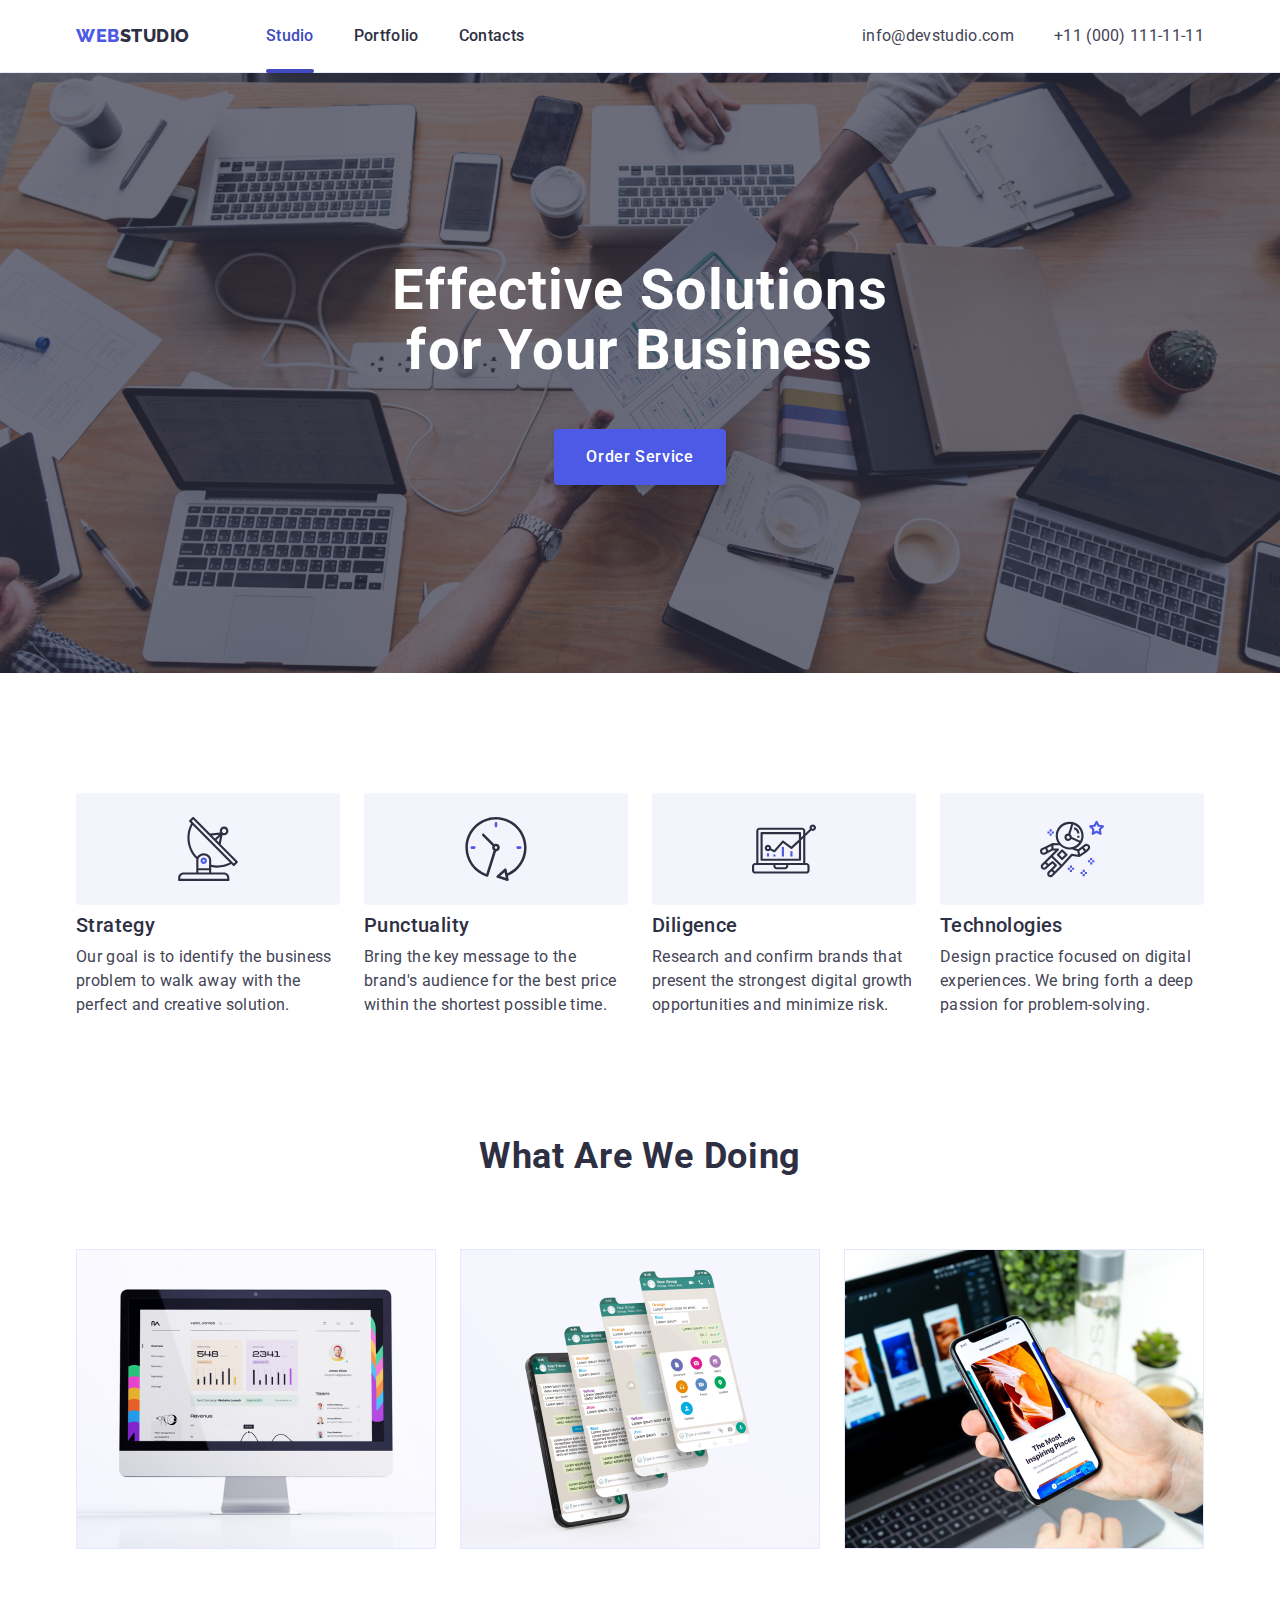
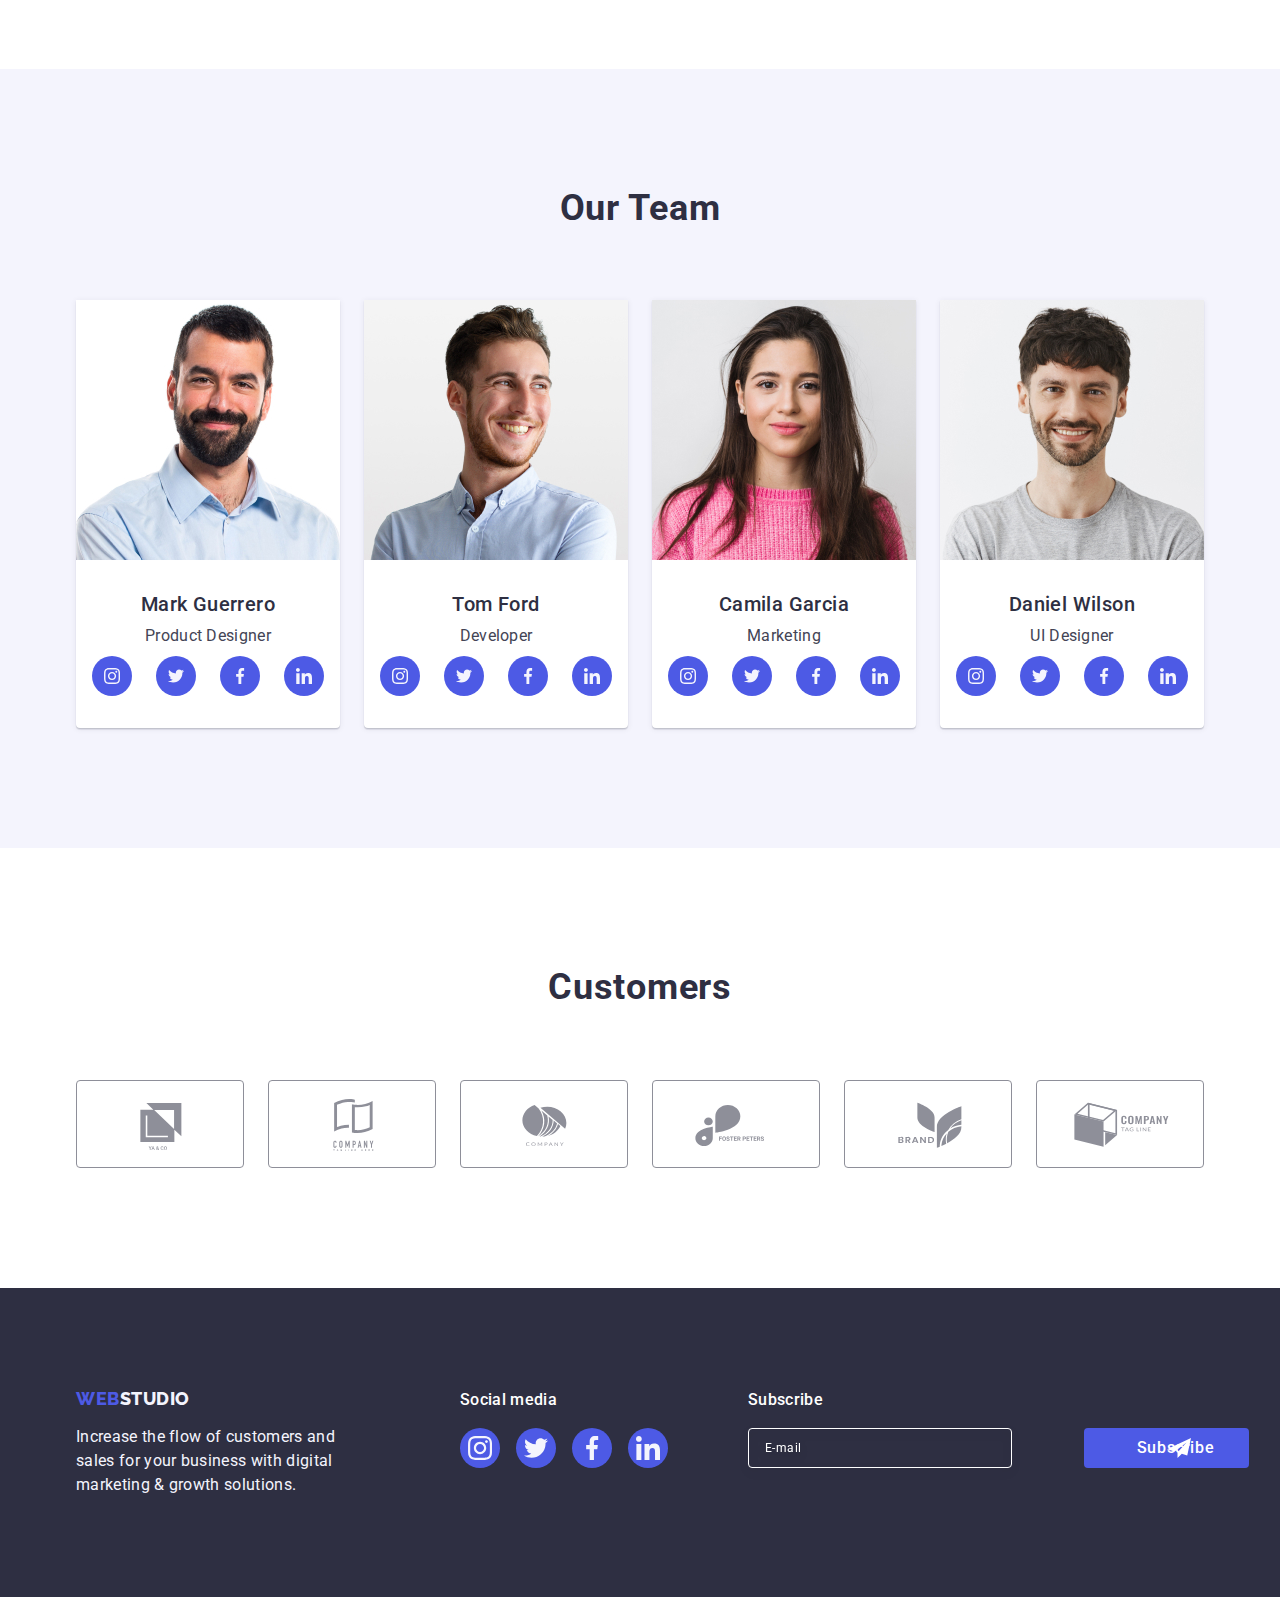
<file: index.html>
<!DOCTYPE html>
<html lang="en">
  <head>
    <meta charset="UTF-8" />
    <meta http-equiv="X-UA-Compatible" content="IE=edge" />
    <meta name="viewport" content="width=, initial-scale=1.0" />
    <title>WebStudio</title>
    <!--Custom styles-->
    <link
      rel="stylesheet"
      href="https://cdn.jsdelivr.net/npm/modern-normalize@1.1.0/modern-normalize.min.css"
    />
    <link rel="preconnect" href="https://fonts.googleapis.com" />
    <link rel="preconnect" href="https://fonts.gstatic.com" crossorigin />
    <link
      href="https://fonts.googleapis.com/css2?family=Raleway:wght@800&family=Roboto:wght@400;500;700;900&display=swap"
      rel="stylesheet"
    />

    <link rel="stylesheet" href="./css/styles.css" />
  </head>
  <body class="body">
    <!--Header section-->
    <header class="page-header">
      <div class="main-nav container">
        <nav class="header-nav">
          <a class="header-logo link" href="./index.html"
            >Web<span class="header-studio-color">Studio</span></a
          >
          <ul class="header-nav-list list">
            <li>
              <a class="header-link current link" href="./index.html">Studio</a>
            </li>
            <li>
              <a class="header-link link" href="./portfolio.html">Portfolio</a>
            </li>
            <li>
              <a class="header-link link" href="">Contacts</a>
            </li>
          </ul>
        </nav>
        <address class="adress-section list">
          <ul class="adress-nav-list list">
            <li class="adress-nav-item">
              <a class="header-adress link" href="mailto:info@devstudio.com"
                >info@devstudio.com</a
              >
            </li>
            <li class="adress-nav-item">
              <a class="header-adress link" href="tel:+110001111111"
                >+11 (000) 111-11-11</a
              >
            </li>
          </ul>
        </address>
      </div>
    </header>
    <main>
      <!--Hero image-->
      <section class="hero-section">
        <div class="hero-title container">
          <h1 class="main-title">Effective Solutions for Your Business</h1>
          <button class="hero-btn" type="button" data-modal-open>
            Order Service
          </button>
        </div>
      </section>
      <!--Section 1-->
      <section class="skills-section section">
        <div class="container">
          <h2 class="skills-title visually-hidden">Our skills</h2>
          <ul class="skills-titles list">
            <li class="skills">
              <div class="skills-icons">
                <svg class="icons" width="64" height="64">
                  <use href="./images/icons.svg#icon-skills1"></use>
                </svg>
              </div>
              <h3 class="row-title">Strategy</h3>
              <p class="row-title-p">
                Our goal is to identify the business problem to walk away with
                the perfect and creative solution.
              </p>
            </li>
            <li class="skills">
              <div class="skills-icons">
                <svg class="icons" width="64" height="64">
                  <use href="./images/icons.svg#icon-skills2"></use>
                </svg>
              </div>
              <h3 class="row-title">Punctuality</h3>
              <p class="row-title-p">
                Bring the key message to the brand's audience for the best price
                within the shortest possible time.
              </p>
            </li>
            <li class="skills">
              <div class="skills-icons">
                <svg class="icons" width="64" height="64">
                  <use href="./images/icons.svg#icon-skills3"></use>
                </svg>
              </div>
              <h3 class="row-title">Diligence</h3>
              <p class="row-title-p">
                Research and confirm brands that present the strongest digital
                growth opportunities and minimize risk.
              </p>
            </li>
            <li class="skills">
              <div class="skills-icons">
                <svg class="icons" width="64" height="64">
                  <use href="./images/icons.svg#icon-skills4"></use>
                </svg>
              </div>
              <h3 class="row-title">Technologies</h3>
              <p class="row-title-p">
                Design practice focused on digital experiences. We bring forth a
                deep passion for problem-solving.
              </p>
            </li>
          </ul>
        </div>
      </section>
      <!--Section 2-->
      <section class="works-section section">
        <div class="container">
          <h2 class="second-title">What are we doing</h2>
          <ul class="works-cards list">
            <li class="screens">
              <img
                class="projects-cards"
                src="./images/work1.jpg"
                alt="computer screen"
                width="360"
              />
            </li>
            <li class="screens">
              <img
                class="projects-cards"
                src="./images/work2.jpg"
                alt="phone screen"
                width="360"
              />
            </li>
            <li class="screens">
              <img
                class="projects-cards"
                src="./images/work3.jpg"
                alt="computer and phone screen"
                width="360"
              />
            </li>
          </ul>
        </div>
      </section>
      <!--Section 3/4-->
      <section class="team-section section">
        <div class="container">
          <h2 class="second-title">Our Team</h2>
          <ul class="team-list list">
            <li class="team-members">
              <img
                class="team-cards"
                src="./images/worker1.jpg"
                alt="Team card1"
                width="264"
              />
              <div class="team-wrapper">
                <h3 class="row-title-team">Mark Guerrero</h3>
                <p class="centre-row-title">Product Designer</p>
                <ul class="socials list">
                  <li class="socials-item">
                    <a
                      class="socials-link link"
                      href="https://instagram.com"
                      target="_blank"
                      rel="noopener noreferrer"
                      aria-label="Instagram icon"
                    >
                      <svg class="socials-icon" width="16" height="16">
                        <use href="./images/icons.svg#icon-instagram"></use>
                      </svg>
                    </a>
                  </li>
                  <li class="socials-item">
                    <a
                      class="socials-link link"
                      href="https://twitter.com"
                      target="_blank"
                      rel="noopener noreferrer"
                      aria-label="Twitter icon"
                    >
                      <svg class="socials-icon" width="16" height="16">
                        <use href="./images/icons.svg#icon-twitter"></use>
                      </svg>
                    </a>
                  </li>
                  <li class="socials-item">
                    <a
                      class="socials-link link"
                      href="https://facebook.com"
                      target="_blank"
                      rel="noopener noreferrer"
                      aria-label="Facebook icon"
                    >
                      <svg class="socials-icon" width="16" height="16">
                        <use href="./images/icons.svg#icon-facebook"></use>
                      </svg>
                    </a>
                  </li>
                  <li class="socials-item">
                    <a
                      class="socials-link link"
                      href="https://linkedin.com"
                      target="_blank"
                      rel="noopener noreferrer"
                      aria-label="Linkedin icon"
                    >
                      <svg class="socials-icon" width="16" height="16">
                        <use href="./images/icons.svg#icon-linkedin"></use>
                      </svg>
                    </a>
                  </li>
                </ul>
              </div>
            </li>
            <li class="team-members">
              <img
                class="team-cards"
                src="./images/worker2.jpg"
                alt="Team card2"
                width="264"
              />
              <div class="team-wrapper">
                <h3 class="row-title-team">Tom Ford</h3>
                <p class="centre-row-title">Developer</p>
                <ul class="socials list">
                  <li class="socials-item">
                    <a
                      class="socials-link link"
                      href="https://instagram.com"
                      target="_blank"
                      rel="noopener noreferrer"
                      aria-label="Instagram icon"
                    >
                      <svg class="socials-icon" width="16" height="16">
                        <use href="./images/icons.svg#icon-instagram"></use>
                      </svg>
                    </a>
                  </li>
                  <li class="socials-item">
                    <a
                      class="socials-link link"
                      href="https://twitter.com"
                      target="_blank"
                      rel="noopener noreferrer"
                      aria-label="Twitter icon"
                    >
                      <svg class="socials-icon" width="16" height="16">
                        <use href="./images/icons.svg#icon-twitter"></use>
                      </svg>
                    </a>
                  </li>
                  <li class="socials-item">
                    <a
                      class="socials-link link"
                      href="https://facebook.com"
                      target="_blank"
                      rel="noopener noreferrer"
                      aria-label="Facebook icon"
                    >
                      <svg class="socials-icon" width="16" height="16">
                        <use href="./images/icons.svg#icon-facebook"></use>
                      </svg>
                    </a>
                  </li>
                  <li class="socials-item">
                    <a
                      class="socials-link link"
                      href="https://linkedin.com"
                      target="_blank"
                      rel="noopener noreferrer"
                      aria-label="Linkedin icon"
                    >
                      <svg class="socials-icon" width="16" height="16">
                        <use href="./images/icons.svg#icon-linkedin"></use>
                      </svg>
                    </a>
                  </li>
                </ul>
              </div>
            </li>
            <li class="team-members">
              <img
                class="team-cards"
                src="./images/worker3.jpg"
                alt="Team card3"
                width="264"
              />
              <div class="team-wrapper">
                <h3 class="row-title-team">Camila Garcia</h3>
                <p class="centre-row-title">Marketing</p>
                <ul class="socials list">
                  <li class="socials-item">
                    <a
                      class="socials-link link"
                      href="https://instagram.com"
                      target="_blank"
                      rel="noopener noreferrer"
                      aria-label="Instagram icon"
                    >
                      <svg class="socials-icon" width="16" height="16">
                        <use href="./images/icons.svg#icon-instagram"></use>
                      </svg>
                    </a>
                  </li>
                  <li class="socials-item">
                    <a
                      class="socials-link link"
                      href="https://twitter.com"
                      target="_blank"
                      rel="noopener noreferrer"
                      aria-label="Twitter icon"
                    >
                      <svg class="socials-icon" width="16" height="16">
                        <use href="./images/icons.svg#icon-twitter"></use>
                      </svg>
                    </a>
                  </li>
                  <li class="socials-item">
                    <a
                      class="socials-link link"
                      href="https://facebook.com"
                      target="_blank"
                      rel="noopener noreferrer"
                      aria-label="Facebook icon"
                    >
                      <svg class="socials-icon" width="16" height="16">
                        <use href="./images/icons.svg#icon-facebook"></use>
                      </svg>
                    </a>
                  </li>
                  <li class="socials-item">
                    <a
                      class="socials-link link"
                      href="https://linkedin.com"
                      target="_blank"
                      rel="noopener noreferrer"
                      aria-label="Linkedin icon"
                    >
                      <svg class="socials-icon" width="16" height="16">
                        <use href="./images/icons.svg#icon-linkedin"></use>
                      </svg>
                    </a>
                  </li>
                </ul>
              </div>
            </li>
            <li class="team-members">
              <img
                class="team-cards"
                src="./images/worker4.jpg"
                alt="Team card4"
                width="264"
              />
              <div class="team-wrapper">
                <h3 class="row-title-team">Daniel Wilson</h3>
                <p class="centre-row-title">UI Designer</p>
                <ul class="socials list">
                  <li class="socials-item">
                    <a
                      class="socials-link link"
                      href="https://instagram.com"
                      target="_blank"
                      rel="noopener noreferrer"
                      aria-label="Instagram icon"
                    >
                      <svg class="socials-icon" width="16" height="16">
                        <use href="./images/icons.svg#icon-instagram"></use>
                      </svg>
                    </a>
                  </li>
                  <li class="socials-item">
                    <a
                      class="socials-link link"
                      href="https://twitter.com"
                      target="_blank"
                      rel="noopener noreferrer"
                      aria-label="Twitter icon"
                    >
                      <svg class="socials-icon" width="16" height="16">
                        <use href="./images/icons.svg#icon-twitter"></use>
                      </svg>
                    </a>
                  </li>
                  <li class="socials-item">
                    <a
                      class="socials-link link"
                      href="https://facebook.com"
                      target="_blank"
                      rel="noopener noreferrer"
                      aria-label="Facebook icon"
                    >
                      <svg class="socials-icon" width="16" height="16">
                        <use href="./images/icons.svg#icon-facebook"></use>
                      </svg>
                    </a>
                  </li>
                  <li class="socials-item">
                    <a
                      class="socials-link link"
                      href="https://linkedin.com"
                      target="_blank"
                      rel="noopener noreferrer"
                      aria-label="Linkedin icon"
                    >
                      <svg class="socials-icon" width="16" height="16">
                        <use href="./images/icons.svg#icon-linkedin"></use>
                      </svg>
                    </a>
                  </li>
                </ul>
              </div>
            </li>
          </ul>
        </div>
      </section>
      <!--Customers section-->
      <section class="section">
        <div class="container">
          <h2 class="second-title">Customers</h2>
          <ul class="clients-list list">
            <li class="clients-item">
              <a href="" class="clients-link">
                <svg class="clients-icon" width="104" height="56">
                  <use href="./images/icons.svg#icon-logo1"></use>
                </svg>
              </a>
            </li>
            <li class="clients-item">
              <a href="" class="clients-link">
                <svg class="clients-icon" width="104" height="56">
                  <use href="./images/icons.svg#icon-logo2"></use>
                </svg>
              </a>
            </li>
            <li class="clients-item">
              <a href="" class="clients-link">
                <svg class="clients-icon" width="104" height="56">
                  <use href="./images/icons.svg#icon-logo3"></use>
                </svg>
              </a>
            </li>
            <li class="clients-item">
              <a href="" class="clients-link">
                <svg class="clients-icon" width="104" height="56">
                  <use href="./images/icons.svg#icon-logo4"></use>
                </svg>
              </a>
            </li>
            <li class="clients-item">
              <a href="" class="clients-link">
                <svg class="clients-icon" width="104" height="56">
                  <use href="./images/icons.svg#icon-logo5"></use>
                </svg>
              </a>
            </li>
            <li class="clients-item">
              <a href="" class="clients-link">
                <svg class="clients-icon" width="104" height="56">
                  <use href="./images/icons.svg#icon-logo6"></use>
                </svg>
              </a>
            </li>
          </ul>
        </div>
      </section>
    </main>
    <!--Footer section-->
    <footer class="footer-section">
      <div class="footer-link container">
        <div class="logo-p2">
          <a class="header-logo footer-logo link" href="./index.html"
            >Web<span class="footer-studio-color">Studio</span></a
          >
          <p class="footer-row-title">
            Increase the flow of customers and sales for your business with
            digital marketing & growth solutions.
          </p>
        </div>
        <div class="footer-icons3">
          <p class="footer-sm-text">Social media</p>
          <ul class="footer-icons-list list">
            <li class="sm-item">
              <a
                class="sm-linl link"
                href="https://instagram.com"
                target="_blank"
                rel="noopener noreferrer"
                aria-label="Instagram icon"
              >
                <svg class="sm-icon" width="24" height="24">
                  <use href="./images/icons.svg#icon-instagram"></use>
                </svg>
              </a>
            </li>
            <li class="sm-item">
              <a
                class="sm-linl link"
                href="https://twittercom"
                target="_blank"
                rel="noopener noreferrer"
                aria-label="Twitter icon"
              >
                <svg class="sm-icon" width="24" height="24">
                  <use href="./images/icons.svg#icon-twitter"></use>
                </svg>
              </a>
            </li>
            <li class="sm-item">
              <a
                class="sm-linl link"
                href="https://facebook.com"
                target="_blank"
                rel="noopener noreferrer"
                aria-label="Facebook icon"
              >
                <svg class="sm-icon" width="24" height="24">
                  <use href="./images/icons.svg#icon-facebook"></use>
                </svg>
              </a>
            </li>
            <li class="sm-item">
              <a
                class="sm-linl link"
                href="https://linkedin.com"
                target="_blank"
                rel="noopener noreferrer"
                aria-label="Linkedin icon"
              >
                <svg class="sm-icon" width="24" height="24">
                  <use href="./images/icons.svg#icon-linkedin"></use>
                </svg>
              </a>
            </li>
          </ul>
        </div>
        <div class="footer-contact-form">
          <p class="footer-sm-text">Subscribe</p>
          <form class="subscribe-form" name="subscribtion_form">
            <label class="footer-field" for="user_email">
              <input
                class="footer-input"
                type="email"
                placeholder="E-mail"
                name="user-email"
                id="user_email"
                required
              />
            </label>
            <button class="sub-button" type="submit">
              Subscribe<svg class="sub-icon" width="24" height="24">
                <use href="./images/subscribe.svg#icon-subscribe"></use>
              </svg>
            </button>
          </form>
        </div>
      </div>
    </footer>
    <!--Modal window-->
    <div class="backdrop is-hidden" data-modal>
      <button class="modal-close-btn" type="button" data-modal-close>
        <svg class="modal-icon" width="8" height="8">
          <use href="./images/close.svg#icon-close-black"></use>
        </svg>
      </button>
      <div class="modal">
        <strong class="modal-title"
          >Leave your contacts and we will call you back</strong
        >
        <form class="modal-form" name="contact-form">
          <label class="modal-form-label" for="user_name">Name</label>
          <div class="modal-form-field">
            <input
              class="modal-form-input"
              type="text"
              name="user_name"
              id="user_name"
              required
            />
            <svg class="modal-form-icon" width="18" height="18">
              <use href="./images/subscribe.svg#icon-person"></use>
            </svg>
          </div>
          <label class="modal-form-label" for="user_phone">Phone</label>
          <div class="modal-form-field">
            <input
              class="modal-form-input"
              type="text"
              name="user_phone"
              id="user_phone"
              required
            />
            <svg class="modal-form-icon" width="18" height="18">
              <use href="./images/subscribe.svg#icon-phone"></use>
            </svg>
          </div>
          <label class="modal-form-label" for="user_email">Email</label>
          <div class="modal-form-field">
            <input
              class="modal-form-input"
              type="text"
              name="user_email"
              id="user_email"
              required
            />
            <svg class="modal-form-icon" width="18" height="18">
              <use href="./images/subscribe.svg#icon-email"></use>
            </svg>
          </div>
          <label class="modal-form-label" for="user_comment">Comment</label>
          <textarea
            class="modal-form-message"
            name="user_comment"
            rows="5"
            placeholder="Text input"
          ></textarea>
          <label class="modal-form-agreement">
            <input
              class="modal-form-agreement-box"
              type="checkbox"
              name="user_agreement"
            />
            <span class="modal-form-agreement-text"
              >I accept the terms and conditions of the
              <a class="modal-form-agreement-link" href=""
                >Privacy Policy</a
              ></span
            >
          </label>
          <button class="modal-btn" type="submit">Send</button>
        </form>
      </div>
    </div>

    <script src="./js/modal.js"></script>
  </body>
</html>
</file>
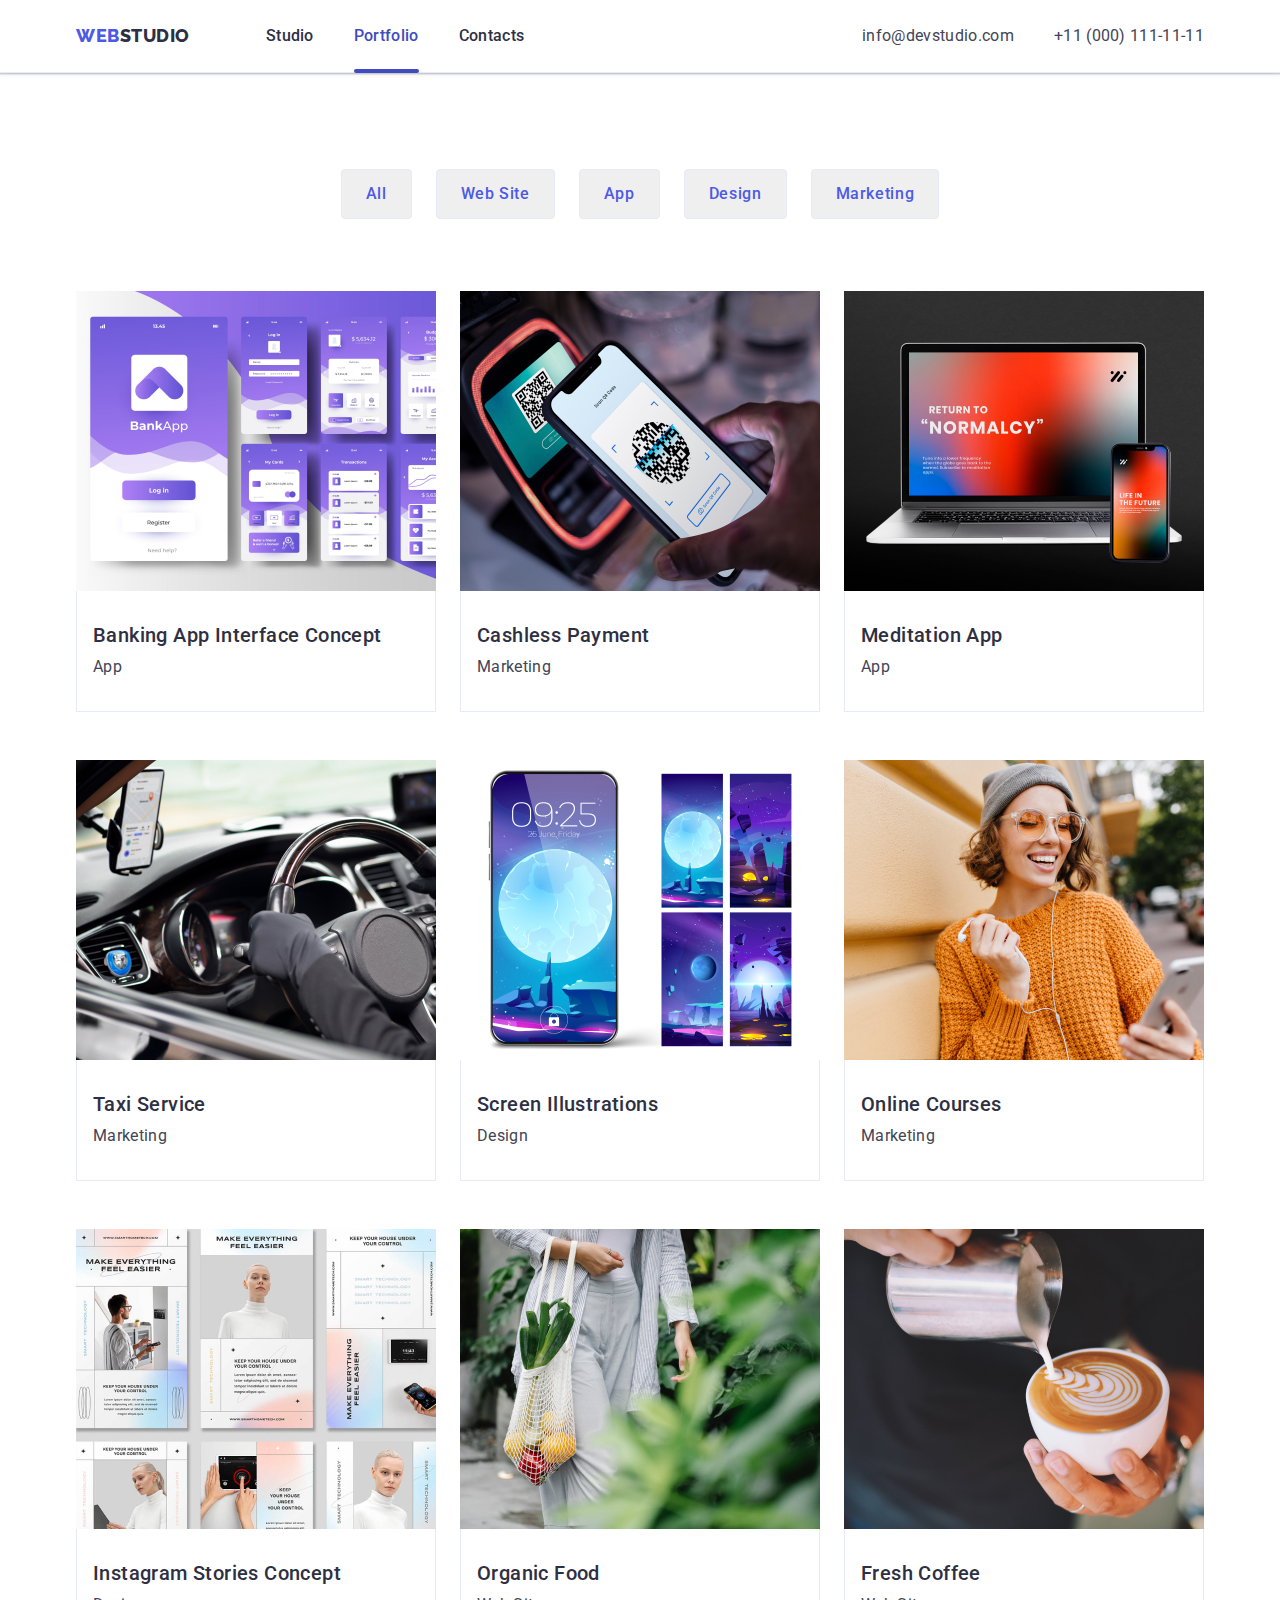
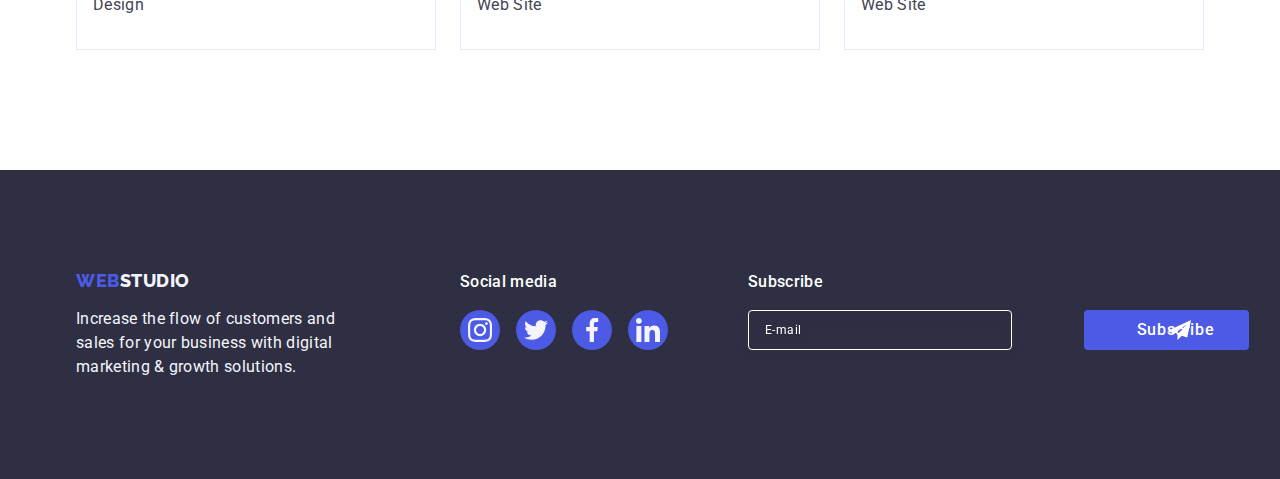
<file: portfolio.html>
<!DOCTYPE html>
<html lang="en">
  <head>
    <meta charset="UTF-8" />
    <meta http-equiv="X-UA-Compatible" content="IE=edge" />
    <meta name="viewport" content="width=device-width, initial-scale=1.0" />
    <title>WebStudio</title>
    <!--Custom styles-->
    <link
      rel="stylesheet"
      href="https://cdn.jsdelivr.net/npm/modern-normalize@1.1.0/modern-normalize.min.css"
    />

    <link rel="preconnect" href="https://fonts.googleapis.com" />
    <link rel="preconnect" href="https://fonts.gstatic.com" crossorigin />
    <link
      href="https://fonts.googleapis.com/css2?family=Raleway:wght@800&family=Roboto:wght@400;500;700;900&display=swap"
      rel="stylesheet"
    />

    <link rel="stylesheet" href="./css/styles.css" />
  </head>
  <body class="body">
    <!--Header section-->
    <header class="page-header">
      <div class="main-nav container">
        <nav class="header-nav">
          <a class="header-logo link" href="./index.html"
            >Web<span class="header-studio-color">Studio</span></a
          >
          <ul class="header-nav-list list">
            <li>
              <a class="header-link link" href="./index.html">Studio</a>
            </li>
            <li>
              <a class="header-link current link" href="./portfolio.html"
                >Portfolio</a
              >
            </li>
            <li>
              <a class="header-link link" href="">Contacts</a>
            </li>
          </ul>
        </nav>
        <address class="adress-section list">
          <ul class="adress-nav-list list">
            <li class="adress-nav-item">
              <a class="header-adress link" href="mailto:info@devstudio.com"
                >info@devstudio.com</a
              >
            </li>
            <li class="adress-nav-item">
              <a class="header-adress link" href="tel:+110001111111"
                >+11 (000) 111-11-11</a
              >
            </li>
          </ul>
        </address>
      </div>
    </header>
    <!--Buttons-->
    <main>
      <section class="portfolio-section section">
        <div class="port-nav container">
          <h1 class="projects-title visually-hidden">Our projects</h1>
          <ul class="portfolio-list list">
            <li class="button">
              <button class="portfolio-btn" type="button">All</button>
            </li>
            <li class="button">
              <button class="portfolio-btn" type="button">Web Site</button>
            </li>
            <li class="button">
              <button class="portfolio-btn" type="button">App</button>
            </li>
            <li class="button">
              <button class="portfolio-btn" type="button">Design</button>
            </li>
            <li class="button">
              <button class="portfolio-btn" type="button">Marketing</button>
            </li>
          </ul>
          <!--Our projects-->
          <ul class="flex-container list">
            <li class="flex-element">
              <a class="app-cards link" href="">
                <div class="team-box">
                  <img
                    width="360"
                    class="projects-cards"
                    src="./images/project1.jpg"
                    alt="Project card1"
                  />

                  <p class="overlay-label">
                    14 Stylish and User-Friendly App Design Concepts · Task
                    Manager App · Calorie Tracker App · Exotic Fruit Ecommerce
                    App · Cloud Storage App
                  </p>
                </div>
                <div class="flex-cards">
                  <h2 class="row-title">Banking App Interface Concept</h2>
                  <p class="row-title-p">App</p>
                </div>
              </a>
            </li>
            <li class="flex-element">
              <a class="app-cards link" href="">
                <div class="team-box">
                  <img
                    width="360"
                    class="projects-cards"
                    src="./images/project2.jpg"
                    alt="Project card2"
                  />
                  <p class="overlay-label">
                    14 Stylish and User-Friendly App Design Concepts · Task
                    Manager App · Calorie Tracker App · Exotic Fruit Ecommerce
                    App · Cloud Storage App
                  </p>
                </div>
                <div class="flex-cards">
                  <h2 class="row-title">Cashless Payment</h2>
                  <p class="row-title-p">Marketing</p>
                </div>
              </a>
            </li>
            <li class="flex-element">
              <a class="app-cards link" href="">
                <div class="team-box">
                  <img
                    width="360"
                    class="projects-cards"
                    src="./images/project3.jpg"
                    alt="Project card3"
                  />
                  <p class="overlay-label">
                    14 Stylish and User-Friendly App Design Concepts · Task
                    Manager App · Calorie Tracker App · Exotic Fruit Ecommerce
                    App · Cloud Storage App
                  </p>
                </div>
                <div class="flex-cards">
                  <h2 class="row-title">Meditation App</h2>
                  <p class="row-title-p">App</p>
                </div>
              </a>
            </li>
            <li class="flex-element">
              <a class="app-cards link" href="">
                <div class="team-box">
                  <img
                    width="360"
                    class="projects-cards"
                    src="./images/project4.jpg"
                    alt="Project card4"
                  />
                  <p class="overlay-label">
                    14 Stylish and User-Friendly App Design Concepts · Task
                    Manager App · Calorie Tracker App · Exotic Fruit Ecommerce
                    App · Cloud Storage App
                  </p>
                </div>
                <div class="flex-cards">
                  <h2 class="row-title">Taxi Service</h2>
                  <p class="row-title-p">Marketing</p>
                </div>
              </a>
            </li>
            <li class="flex-element">
              <a class="app-cards link" href="">
                <div class="team-box">
                  <img
                    width="360"
                    class="projects-cards"
                    src="./images/project5.jpg"
                    alt="Project card5"
                  />
                  <p class="overlay-label">
                    14 Stylish and User-Friendly App Design Concepts · Task
                    Manager App · Calorie Tracker App · Exotic Fruit Ecommerce
                    App · Cloud Storage App
                  </p>
                </div>
                <div class="flex-cards">
                  <h2 class="row-title">Screen Illustrations</h2>
                  <p class="row-title-p">Design</p>
                </div>
              </a>
            </li>
            <li class="flex-element">
              <a class="app-cards link" href="">
                <div class="team-box">
                  <img
                    width="360"
                    class="projects-cards"
                    src="./images/project6.jpg"
                    alt="Project card6"
                  />
                  <p class="overlay-label">
                    14 Stylish and User-Friendly App Design Concepts · Task
                    Manager App · Calorie Tracker App · Exotic Fruit Ecommerce
                    App · Cloud Storage App
                  </p>
                </div>
                <div class="flex-cards">
                  <h2 class="row-title">Online Courses</h2>
                  <p class="row-title-p">Marketing</p>
                </div>
              </a>
            </li>
            <li class="flex-element">
              <a class="app-cards link" href="">
                <div class="team-box">
                  <img
                    width="360"
                    class="projects-cards"
                    src="./images/project7.jpg"
                    alt="Project card7"
                  />
                  <p class="overlay-label">
                    14 Stylish and User-Friendly App Design Concepts · Task
                    Manager App · Calorie Tracker App · Exotic Fruit Ecommerce
                    App · Cloud Storage App
                  </p>
                </div>
                <div class="flex-cards">
                  <h2 class="row-title">Instagram Stories Concept</h2>
                  <p class="row-title-p">Design</p>
                </div>
              </a>
            </li>
            <li class="flex-element">
              <a class="app-cards link" href="">
                <div class="team-box">
                  <img
                    width="360"
                    class="projects-cards"
                    src="./images/project8.jpg"
                    alt="Project card8"
                  />
                  <p class="overlay-label">
                    14 Stylish and User-Friendly App Design Concepts · Task
                    Manager App · Calorie Tracker App · Exotic Fruit Ecommerce
                    App · Cloud Storage App
                  </p>
                </div>
                <div class="flex-cards">
                  <h2 class="row-title">Organic Food</h2>
                  <p class="row-title-p">Web Site</p>
                </div>
              </a>
            </li>
            <li class="flex-element">
              <a class="app-cards link" href="">
                <div class="team-box">
                  <img
                    width="360"
                    class="projects-cards"
                    src="./images/project9.jpg"
                    alt="Project card9"
                  />
                  <p class="overlay-label">
                    14 Stylish and User-Friendly App Design Concepts · Task
                    Manager App · Calorie Tracker App · Exotic Fruit Ecommerce
                    App · Cloud Storage App
                  </p>
                </div>
                <div class="flex-cards">
                  <h2 class="row-title">Fresh Coffee</h2>
                  <p class="row-title-p">Web Site</p>
                </div>
              </a>
            </li>
          </ul>
        </div>
      </section>
    </main>
    <!--Footer section-->
    <footer class="footer-section">
      <div class="footer-link container">
        <div class="logo-p2">
          <a class="header-logo footer-logo link" href="./index.html"
            >Web<span class="footer-studio-color">Studio</span></a
          >
          <p class="footer-row-title">
            Increase the flow of customers and sales for your business with
            digital marketing & growth solutions.
          </p>
        </div>
        <div class="footer-icons3">
          <p class="footer-sm-text">Social media</p>
          <ul class="footer-icons-list list">
            <li class="sm-item">
              <a
                class="sm-linl link"
                href="https://instagram.com"
                target="_blank"
                rel="noopener noreferrer"
                aria-label="Instagram icon"
              >
                <svg class="sm-icon" width="24" height="24">
                  <use href="./images/icons.svg#icon-instagram"></use>
                </svg>
              </a>
            </li>
            <li class="sm-item">
              <a
                class="sm-linl link"
                href="https://twittercom"
                target="_blank"
                rel="noopener noreferrer"
                aria-label="Twitter icon"
              >
                <svg class="sm-icon" width="24" height="24">
                  <use href="./images/icons.svg#icon-twitter"></use>
                </svg>
              </a>
            </li>
            <li class="sm-item">
              <a
                class="sm-linl link"
                href="https://facebook.com"
                target="_blank"
                rel="noopener noreferrer"
                aria-label="Facebook icon"
              >
                <svg class="sm-icon" width="24" height="24">
                  <use href="./images/icons.svg#icon-facebook"></use>
                </svg>
              </a>
            </li>
            <li class="sm-item">
              <a
                class="sm-linl link"
                href="https://linkedin.com"
                target="_blank"
                rel="noopener noreferrer"
                aria-label="Linkedin icon"
              >
                <svg class="sm-icon" width="24" height="24">
                  <use href="./images/icons.svg#icon-linkedin"></use>
                </svg>
              </a>
            </li>
          </ul>
        </div>
        <div class="footer-contact-form">
          <p class="footer-sm-text">Subscribe</p>
          <form class="subscribe-form" name="subscribtion_form">
            <label class="footer-field" for="user_email">
              <input
                class="footer-input"
                type="email"
                placeholder="E-mail"
                name="user-email"
                id="user_email"
                required
              />
            </label>
            <button class="sub-button" type="submit">
              Subscribe<svg class="sub-icon" width="24" height="24">
                <use href="./images/subscribe.svg#icon-subscribe"></use>
              </svg>
            </button>
          </form>
        </div>
      </div>
    </footer>
  </body>
</html>
</file>
<file: css/styles.css>
:root {
  --heading-color: #2e2f42;
  --text-color: #434455;
  --focus-hover-color: #404bbf;
  --heder-logo-color: #4d5ae5;
  --body-color: #ffffff;
  --footer-color: #f4f4fd;
  --button-border: #e7e9fc;
}

.body {
  font-family: "Roboto", sans-serif;
  color: var(--text-color);

  background-color: var(--body-color);
}

.container {
  width: 1158px;
  margin-left: auto;
  margin-right: auto;
  padding-left: 15px;
  padding-right: 15px;
}

.section {
  padding-top: 120px;
  padding-bottom: 120px;
}

.list {
  list-style: none;
  padding: 0;
  margin: 0;
}

.link {
  text-decoration: none;
}

h1,
h2,
h3,
p {
  margin: 0;
}

img {
  display: block;
}

.visually-hidden {
  position: absolute;
  width: 1px;
  height: 1px;
  margin: -1px;
  border: 0;
  padding: 0;
  white-space: nowrap;
  clip-path: inset(100%);
  clip: rect(0 0 0 0);
  overflow: hidden;
}

/*Header section*/

.page.header {
  position: absolute;
  width: 1440px;
  height: 72px;
  left: 0px;
  top: 5px;
  background: var(--body-color);
}

.page-header {
  border-bottom: 1px solid #e7e9fc;
  box-shadow: 0px 2px 1px rgba(46, 47, 66, 0.08),
    0px 1px 1px rgba(46, 47, 66, 0.16), 0px 1px 6px rgba(46, 47, 66, 0.08);
}

.main-nav {
  display: flex;
  align-items: center;
}

.header-logo {
  font-family: "Raleway", sans-serif;
  font-weight: 800;
  font-size: 18px;
  line-height: 1.17;
  letter-spacing: 0.03em;
  text-transform: uppercase;
  color: var(--heder-logo-color);
  margin-right: 76px;
}

.header-studio-color {
  color: var(--heading-color);
}

.header-nav {
  display: flex;
  margin-right: auto;
  align-items: center;
}

.header-nav-list {
  display: flex;
  align-items: center;
  gap: 40px;
}

.header-link {
  position: relative;
  display: block;
  padding-top: 24px;
  padding-bottom: 24px;
  font-style: normal;
  font-weight: 500;
  font-size: 16px;
  line-height: 1.5;
  letter-spacing: 0.02em;
  color: var(--heading-color);
  transition-property: color;
  transition-duration: 250ms;
  transition-timing-function: cubic-bezier(0.4, 0, 0.2, 1);
}

.header-link:hover,
.header-link:focus {
  color: var(--focus-hover-color);
}

.header-link::after {
  content: "";
  position: absolute;
  bottom: -1px;
  left: 0;
  display: block;
  width: 100%;
  height: 4px;
  border-radius: 2px;
  transition-property: background-color;
  transition-duration: 250ms;
  transition-timing-function: cubic-bezier(0.4, 0, 0.2, 1);
}

.header-link.current {
  color: var(--focus-hover-color);
}

.header-link.current::after,
.header-link:hover::after,
.header-link:focus::after {
  background-color: var(--focus-hover-color);
}

.adress-section {
  font-style: normal;
}

.adress-nav-list {
  display: flex;
  align-items: center;
}

.adress-nav-item:not(:last-child) {
  margin-right: 40px;
}

.header-adress {
  display: block;
  padding-top: 24px;
  padding-bottom: 24px;
  font-style: normal;
  font-size: 16px;
  line-height: 1.5;
  letter-spacing: 0.02em;
  color: var(--text-color);
  transition-property: color;
  transition-duration: 250ms;
  transition-timing-function: cubic-bezier(0.4, 0, 0.2, 1);
}

.header-adress:hover,
.header-adress:focus {
  color: var(--focus-hover-color);
}

/*Hero section*/

.hero-section {
  background: var(--heading-color);
  padding: 188px 0;
  background-image: linear-gradient(
      rgba(46, 47, 66, 0.7),
      rgba(46, 47, 66, 0.7)
    ),
    url("../images/hero-image.jpg");
  background-repeat: no-repeat;
  background-position: center;
  background-size: cover;
  max-width: 1440px;
  height: 600px;
  margin-left: auto;
  margin-right: auto;
}

.main-title {
  font-weight: 700;
  font-size: 56px;
  line-height: 1.07;
  text-align: center;
  letter-spacing: 0.02em;
  color: var(--body-color);
  margin: 0 auto;
  margin-bottom: 48px;
  max-width: 496px;
}

.hero-btn {
  display: block;
  border: none;
  border-radius: 4px;
  font-family: "Roboto", sans-serif;
  font-size: 16px;
  font-weight: 500;
  min-width: 169px;
  padding: 16px 32px;
  background: var(--heder-logo-color);
  box-shadow: 0px 4px 4px rgba(0, 0, 0, 0.15);
  border-radius: 4px;
  cursor: pointer;
  color: var(--body-color);
  line-height: 1.5;
  letter-spacing: 0.04em;
  margin: 0 auto;
  transition-property: background-color;
  transition-duration: 250ms;
  transition-timing-function: cubic-bezier(0.4, 0, 0.2, 1);
}

.hero-btn:hover,
.hero-btn:focus {
  background-color: #404bbf;
}

/*Skills section*/

.skills-titles {
  display: flex;
  gap: 24px;
}

.skills {
  width: calc((100% - 72px) / 4);
}

.skills-icons {
  display: flex;
  align-items: center;
  justify-content: center;
  height: 112px;
  background-color: #f4f4fd;
  border-radius: 4px;
  margin-bottom: 8px;
}

.icons {
  gap: 24px;
  box-sizing: border-box;
}

.row-title {
  margin-bottom: 8px;
  font-weight: 500;
  font-size: 20px;
  line-height: 1.2;
  letter-spacing: 0.02em;
  color: var(--heading-color);
}

.row-title-p {
  font-size: 16px;
  line-height: 1.5;
  letter-spacing: 0.02em;
  color: var(--text-color);
}

/*What are we doing*/

.works-section {
  padding-top: 0;
}

.second-title {
  font-weight: 700;
  font-size: 36px;
  line-height: 1.1;
  letter-spacing: 0.02em;
  text-transform: capitalize;
  color: var(--heading-color);
  text-align: center;
  margin-bottom: 72px;
}

.works-cards {
  display: flex;
  gap: 24px;
}

.screens {
  flex-basis: calc((100% - 48px) / 3);
}

/*Team section*/

.team-section {
  background-color: #f4f4fd;
}

.team-list {
  display: flex;
  gap: 24px;
}

.team-members {
  background-color: #ffffff;
  flex-basis: calc((100% - 72px) / 4);
  box-shadow: 0px 1px 6px rgba(46, 47, 66, 0.08),
    0px 1px 1px rgba(46, 47, 66, 0.16), 0px 2px 1px rgba(46, 47, 66, 0.08);
  border-radius: 0px 0px 4px 4px;
}

.team-wrapper {
  padding: 32px 0;
  text-align: center;
}

.row-title-team {
  margin-bottom: 8px;
  font-weight: 500;
  font-size: 20px;
  line-height: 1.2;
  letter-spacing: 0.02em;
  color: var(--heading-color);
}

.centre-row-title {
  margin-bottom: 8px;
  font-size: 16px;
  line-height: 1.5;
  letter-spacing: 0.02em;
  color: var(--text-color);
}

/*Socials styles*/

.socials {
  display: flex;
  justify-content: center;
  gap: 24px;
}

.socials-link {
  display: flex;
  justify-content: center;
  align-items: center;
  width: 40px;
  height: 40px;
  background-color: #4d5ae5;
  border-radius: 50%;
  transition-property: background-color;
  transition-duration: 250ms;
  transition-timing-function: cubic-bezier(0.4, 0, 0.2, 1);
}

.socials-link:hover,
.socials-link:focus {
  background-color: #404bbf;
}

.socials-icon {
  fill: #f4f4fd;
}
/*Customers section*/

.clients-list {
  display: flex;
  align-items: center;
  gap: 24px;
}

.clients-item {
}

.clients-link {
  display: flex;
  align-items: center;
  justify-content: center;
  width: 168px;
  height: 88px;
  border: 1px solid #8e8f99;
  border-radius: 4px;
  color: #8e8f99;
  transition: border-color 250ms cubic-bezier(0.4, 0, 0.2, 1),
    color 250ms cubic-bezier(0.4, 0, 0.2, 1);
}

.clients-link:hover,
.clients-link:focus {
  border-color: #404bbf;
  color: var(--focus-hover-color);
}

.clients-icon {
  fill: currentColor;
}
/*Portfolio our projects*/

.portfolio-section {
  padding: 96px 0 120px;
}

.portfolio-list {
  display: flex;
  justify-content: center;
  gap: 24px;
  margin-bottom: 72px;
}

.portfolio-btn,
.portfolio {
  display: flex;
  padding: 12px 24px;
  border: 1px solid var(--button-border);
  border-radius: 4px;
  font-family: "Roboto", sans-serif;
  font-style: normal;
  font-weight: 500;
  color: var(--heder-logo-color);
  cursor: pointer;
  font-size: 16px;
  line-height: 1.5;
  letter-spacing: 0.04em;
  text-align: center;
  box-sizing: border-box;
  transition: color 250ms cubic-bezier(0.4, 0, 0.2, 1),
    background-color 250ms cubic-bezier(0.4, 0, 0.2, 1),
    border-color 250ms cubic-bezier(0.4, 0, 0.2, 1),
    box-shadow 250ms cubic-bezier(0.4, 0, 0.2, 1);
}

.portfolio-btn:hover,
.portfolio-btn:focus {
  border: 1px solid transparent;
  background-color: var(--focus-hover-color);
  color: var(--body-color);
  box-shadow: 0px 3px 1px rgba(0, 0, 0, 0.1), 0px 2px 1px rgba(0, 0, 0, 0.08),
    0px 2px 2px rgba(0, 0, 0, 0.12);
}

.flex-container {
  display: flex;
  flex-wrap: wrap;
  column-gap: 24px;
  row-gap: 48px;
}

.flex-element {
  flex-basis: calc((100% - 48px) / 3);
}

.flex-cards {
  padding: 32px 16px;
  border: 1px solid #e7e9fc;
  border-top: none;
}

.app-cards {
  display: block;
  transition-property: box-shadow;
  transition-duration: 250ms;
  transition-timing-function: cubic-bezier(0.4, 0, 0.2, 1);
}

.app-cards:hover,
.app-cards:focus {
  box-shadow: 0px 1px 6px rgba(46, 47, 66, 0.08),
    0px 1px 1px rgba(46, 47, 66, 0.16), 0px 2px 1px rgba(46, 47, 66, 0.08);
}

.team-box {
  position: relative;
  overflow: hidden;
}

.flex-element:hover .overlay-label {
  transform: translateY(0%);
}

.app-cards:focus .overlay-label {
  transform: translateY(0%);
}

.overlay-label {
  position: absolute;
  bottom: 0;
  left: 0;
  transform: translateY(300px);
  width: 360px;
  height: 300px;
  padding: 40px 32px;
  background: #4d5ae5;
  transition-property: transform;
  transition-duration: 250ms;
  transition-timing-function: cubic-bezier(0.4, 0, 0.2, 1);
  background: #4d5ae5;
  color: #f4f4fd;
  font-size: 16px;
  line-height: 24px;
  letter-spacing: 0.02em;
}

/*Footer section*/

.footer-section {
  background-color: var(--heading-color);
  padding-top: 100px;
  padding-bottom: 100px;
}

.footer-link {
  display: flex;
  align-items: baseline;
}

.logo-p2 {
  margin-right: 120px;
}

.footer-icons3 {
  margin-right: 80px;
}

.footer-logo {
  margin-bottom: 16px;
  display: inline-block;
}

.footer-studio-color {
  color: var(--footer-color);
}

.footer-row-title {
  width: 264px;
  font-size: 16px;
  line-height: 1.5;
  letter-spacing: 0.02em;
  color: var(--footer-color);
}

.footer-sm-text {
  letter-spacing: 0.02em;
  font-weight: 500;
  font-size: 16px;
  line-height: 1.5;
  color: #ffffff;
  margin-bottom: 16px;
}

.footer-icons-list {
  display: flex;
  gap: 16px;
}

.sm-item {
  width: 40px;
  height: 40px;
}

.sm-linl {
  display: flex;
  align-items: center;
  justify-content: center;
  width: 100%;
  height: 100%;
  background-color: #4d5ae5;
  border-radius: 50%;
  transition-property: background-color;
  transition-duration: 250ms;
  transition-timing-function: cubic-bezier(0.4, 0, 0.2, 1);
}

.sm-linl:hover,
.sm-linl:focus {
  background-color: #31d0aa;
}

.sm-icon {
  fill: #f4f4fd;
}

.footer-contact-form {
  display: flex;
  flex-direction: column;
}

.subscribe-form {
  display: flex;
  gap: 24px;
}

.footer-field {
  position: relative;
  display: block;
  color: #ffffff;
  margin-right: 24px;
}

.footer-input::placeholder {
  position: absolute;
  font-weight: 400;
  font-size: 12px;
  line-height: 2;
  align-items: center;
  letter-spacing: 0.04em;
  color: #ffffff;
}

.footer-input {
  border: 1px solid #ffffff;
  filter: drop-shadow(0px 4px 4px rgba(0, 0, 0, 0.15));
  border-radius: 4px;
  color: #ffffff;
  width: 264px;
  height: 40px;
  font-size: 12px;
  line-height: 1.5;
  letter-spacing: 0.04em;
  padding: 8px 0 8px 16px;
  background-color: transparent;
}

.sub-button {
  display: flex;
  text-align: left;
  padding-left: 24px;
  min-width: 165px;
  font-weight: 500;
  font-size: 16px;
  justify-content: center;
  align-items: center;
  line-height: 1.5;
  letter-spacing: 0.04em;
  color: #ffff;
  background-color: #4d5ae5;
  cursor: pointer;
  border-radius: 4px;
  margin-left: 24px;
  height: 40px;
  border: none;
  transition: background-color 250ms cubic-bezier(0.4, 0, 0.2, 1);
}

.sub-button:hover,
.sub-button:focus {
  background-color: #404bbf;
}

.sub-icon {
  position: absolute;
  fill: currentColor;
  margin-left: 16px;
  margin-right: 10px;
}

/*Modal styles*/

.backdrop {
  position: fixed;
  top: 0;
  left: 0;
  width: 100%;
  height: 100%;
  background: rgba(46, 47, 66, 0.4);
  transition: opacity 250ms cubic-bezier(0.4, 0, 0.2, 1),
    visibility 250ms cubic-bezier(0.4, 0, 0.2, 1);
}

.modal {
  position: absolute;
  left: 50%;
  top: 50%;
  transform: translate(-50%, -50%) scale(1);
  width: 408px;
  min-height: 576px;
  padding: 24px;
  background: #fcfcfc;
  box-shadow: 0px 1px 1px rgba(0, 0, 0, 0.14), 0px 1px 3px rgba(0, 0, 0, 0.12),
    0px 2px 1px rgba(0, 0, 0, 0.2);
  border-radius: 4px;
  transition: transform 250ms cubic-bezier(0.4, 0, 0.2, 1);
}

.is-hidden {
  opacity: 0;
  visibility: hidden;
  pointer-events: none;
}

.modal-close-btn {
  position: absolute;
  top: 24px;
  right: 24px;
  display: flex;
  width: 24px;
  height: 24px;
  align-items: center;
  justify-content: center;
  background-color: #e7e9fc;
  border-radius: 50%;
  border: 1px solid rgba(0, 0, 0, 0.1);
  cursor: pointer;
  padding: 0;
  transition: background-color 250ms cubic-bezier(0.4, 0, 0.2, 1),
    border 250ms cubic-bezier(0.4, 0, 0.2, 1);
}

.modal-close-btn:hover,
.modal-close-btn:focus {
  background-color: #404bbf;
  border: none;
  fill: #ffffff;
}

.modal-icon {
  transition: fill 250ms cubic-bezier(0.4, 0, 0.2, 1);
}

.modal-title {
  display: block;
  margin-top: 48px;
  margin-bottom: 16px;
  font-size: 16px;
  text-align: center;
  letter-spacing: 0.02em;
  color: #2e2f42;
}

.modal-form {
}

.modal-form-label {
  display: block;
  margin-bottom: 4px;
  font-size: 12px;
  color: #8e8f99;
}

.modal-form-field {
  position: relative;
  margin-bottom: 8px;
}

.modal-form-input {
  width: 360px;
  height: 40px;
  padding: 0 38px;
  border: 1px solid rgba(46, 47, 66, 0.4);
  border-radius: 4px;
  outline: 1px solid transparent;
  outline-offset: -1px;
  transition: outline-color 250ms cubic-bezier(0.4, 0, 0.2, 1);
}

.modal-form-input:hover,
.modal-form-input:focus {
  outline-color: #4d5ae5;
}

.modal-form-icon {
  position: absolute;
  top: 50%;
  left: 0;
  pointer-events: none;
  transform: translateY(-50%) translateX(16px);
  transition: fill 250ms cubic-bezier(0.4, 0, 0.2, 1);
}

.modal-form-input:focus + .modal-form-icon,
.modal-form-input:hover + .modal-form-icon {
  fill: #4d5ae5;
}

.modal-form-message {
  display: block;
  width: 360px;
  min-height: 120px;
  max-height: 180px;
  font-size: 12px;
  padding: 8px 16px;
  margin-bottom: 16px;
  resize: none;
  border: 1px solid rgba(46, 47, 66, 0.4);
  border-radius: 4px;
  outline: 1px solid transparent;
  outline-offset: -1px;
  transition: outline-color 250ms cubic-bezier(0.4, 0, 0.2, 1);
}

.modal-form-message:hover,
.modal-form-message:focus {
  outline-color: #4d5ae5;
}

.modal-form-message::placeholder {
  font-size: 12px;
  letter-spacing: 0.04em;
}

.modal-form-agreement {
  display: flex;
  align-items: center;
  gap: 8px;
  margin-bottom: 24px;
  font-size: 12px;
}

.modal-form-agreement-box {
  appearance: none;
  width: 16px;
  height: 16px;
  border: 1px solid rgba(46, 47, 66, 0.4);
  border-radius: 2px;
  background-image: url("data:image/svg+xml,%3Csvg width='10' height='8' viewBox='0 0 10 8' fill='none' xmlns='http://www.w3.org/2000/svg'%3E%3Cpath d='M8.44558 0.255056C8.61838 0.089653 8.84834 -0.00178848 9.08693 2.65108e-05C9.32551 0.0018415 9.55407 0.0967713 9.72436 0.264784C9.89466 0.432797 9.99337 0.660752 9.99968 0.900549C10.006 1.14034 9.91939 1.37323 9.75816 1.55005L4.86357 7.70436C4.7794 7.79551 4.67782 7.86865 4.5649 7.91942C4.45198 7.97018 4.33003 7.99754 4.20636 7.99984C4.08268 8.00214 3.95981 7.97935 3.8451 7.93282C3.73038 7.88629 3.62618 7.81698 3.53872 7.72903L0.292827 4.46564C0.202435 4.38096 0.129933 4.27884 0.0796475 4.16537C0.0293621 4.05191 0.00232279 3.92942 0.000143182 3.80522C-0.00203643 3.68102 0.0206883 3.55765 0.0669613 3.44248C0.113234 3.3273 0.182108 3.22267 0.269473 3.13483C0.356838 3.047 0.460905 2.97775 0.575465 2.93123C0.690026 2.88471 0.812734 2.86186 0.936267 2.86405C1.0598 2.86624 1.18163 2.89343 1.29449 2.94398C1.40734 2.99454 1.50892 3.06743 1.59315 3.15831L4.16189 5.73967L8.42227 0.28219C8.42994 0.272694 8.43813 0.263635 8.4468 0.255056H8.44558Z' fill='%23F4F4FD'/%3E%3C/svg%3E");
  background-position: center;
  background-repeat: no-repeat;
  background-size: 0;
  transition-property: background-color, border-color, background-size;
  transition-duration: 250ms;
  transition-timing-function: cubic-bezier(0.4, 0, 0.2, 1);
}

.modal-form-agreement-box:checked {
  background-color: #404bbf;
  border-color: #404bbf;
  background-size: 10px;
}

.modal-form-agreement-text {
  font-size: 12px;
  line-height: 14px;
  letter-spacing: 0.04em;
  color: #8e8f99;
}

.modal-form-agreement-link {
  color: #4d5ae5;
}

.modal-btn {
  display: block;
  border: none;
  border-radius: 4px;
  min-width: 169px;
  padding: 16px 32px;
  background: var(--heder-logo-color);
  box-shadow: 0px 4px 4px rgba(0, 0, 0, 0.15);
  border-radius: 4px;
  cursor: pointer;
  color: var(--body-color);
  font-weight: 500;
  font-size: 16px;
  line-height: 24px;
  align-items: center;
  justify-content: center;
  letter-spacing: 0.04em;
  margin: 0 auto;
  transition-property: background-color;
  transition-duration: 250ms;
  transition-timing-function: cubic-bezier(0.4, 0, 0.2, 1);
}

.modal-btn:hover,
.modal-btn:focus {
  background-color: #404bbf;
}
</file>
